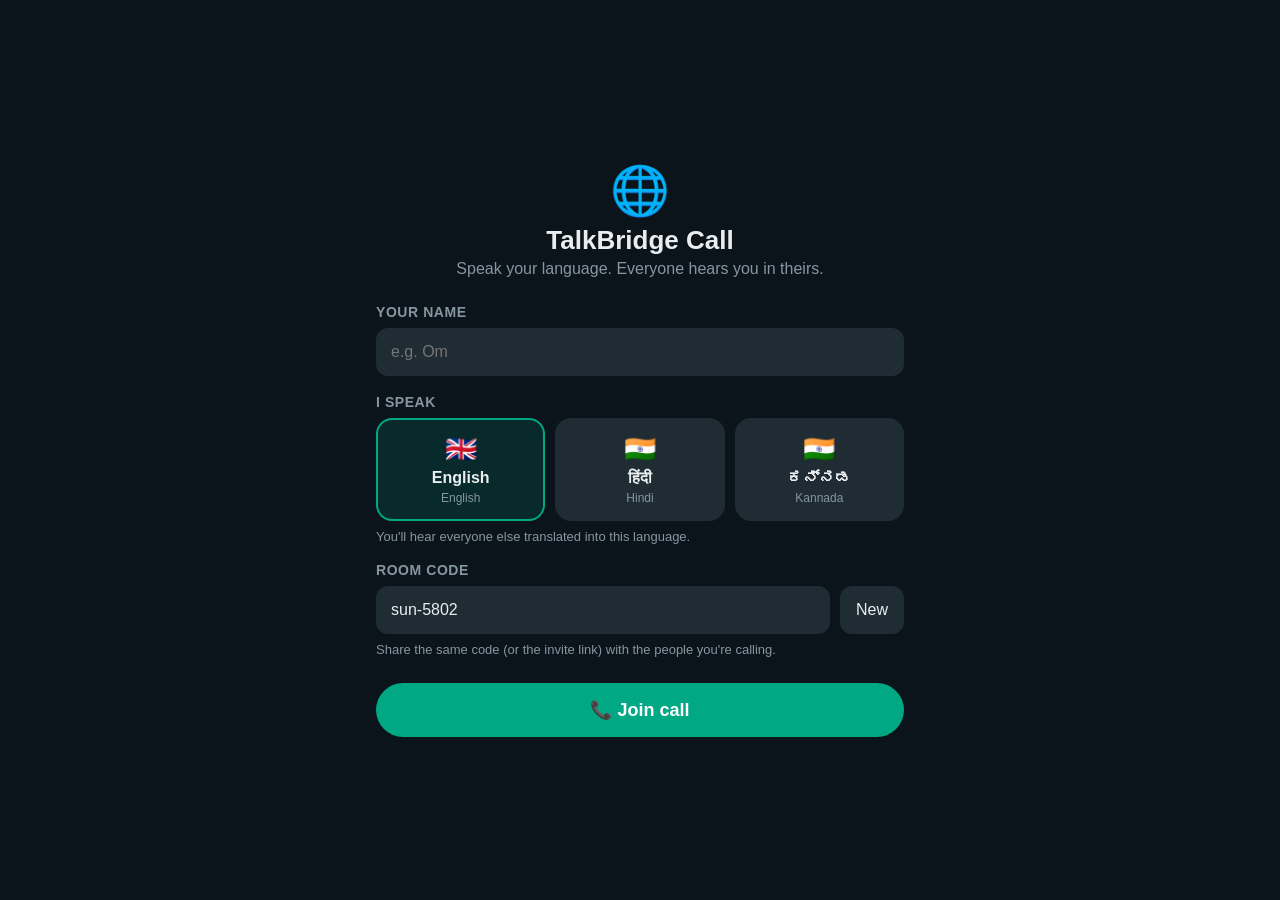
<file: frontend/call/index.html>
<!DOCTYPE html>
<html lang="en">
<head>
  <meta charset="UTF-8" />
  <meta name="viewport" content="width=device-width, initial-scale=1.0, viewport-fit=cover" />
  <meta name="theme-color" content="#0b141a" />
  <title>TalkBridge Call</title>
  <link rel="icon" href="/icon.svg" />
  <link rel="stylesheet" href="call.css?v=1" />
</head>
<body>
  <!-- ───── Join screen ───── -->
  <main id="joinScreen" class="screen join">
    <div class="brand">
      <div class="brand-logo">🌐</div>
      <h1>TalkBridge Call</h1>
      <p class="tagline">Speak your language. Everyone hears you in theirs.</p>
    </div>

    <label class="field">
      <span>Your name</span>
      <input id="nameInput" type="text" maxlength="24" placeholder="e.g. Om" autocomplete="nickname" />
    </label>

    <div class="field">
      <span>I speak</span>
      <div class="lang-picker" id="langPicker" role="radiogroup" aria-label="Your language"></div>
      <small class="hint">You'll hear everyone else translated into this language.</small>
    </div>

    <label class="field">
      <span>Room code</span>
      <div class="room-row">
        <input id="roomInput" type="text" maxlength="40" autocomplete="off" autocapitalize="none" spellcheck="false" />
        <button id="newRoomBtn" class="ghost-btn" type="button">New</button>
      </div>
      <small class="hint">Share the same code (or the invite link) with the people you're calling.</small>
    </label>

    <button id="joinBtn" class="join-btn" type="button">📞 Join call</button>
    <p id="joinError" class="error" hidden></p>
  </main>

  <!-- ───── Call screen ───── -->
  <main id="callScreen" class="screen call" hidden>
    <header class="call-header">
      <div>
        <div class="room-name" id="roomLabel"></div>
        <div class="call-meta"><span id="callTimer">00:00</span> · <span id="peopleCount">1 person</span> · <span id="connState" class="conn">connecting…</span></div>
      </div>
      <button id="shareBtn" class="icon-btn" type="button" title="Invite">🔗 Invite</button>
    </header>

    <section class="tiles" id="tiles" aria-label="People in the call"></section>

    <section class="caption" id="caption" aria-live="polite">
      <div class="caption-who" id="captionWho">Waiting for someone to speak…</div>
      <div class="caption-main" id="captionMain"></div>
      <div class="caption-sub" id="captionSub"></div>
    </section>

    <section class="history" id="history" aria-label="Conversation"></section>

    <div class="status" id="statusLine">🎙️ Listening…</div>

    <nav class="controls">
      <button id="muteBtn" class="ctrl" type="button"><span class="ctrl-icon">🎙️</span><span class="ctrl-label">Mute</span></button>
      <button id="speakerBtn" class="ctrl" type="button"><span class="ctrl-icon">🔊</span><span class="ctrl-label">Voice on</span></button>
      <label class="ctrl lang-ctrl"><span class="ctrl-icon">🌐</span>
        <select id="callLangSelect" aria-label="My language"></select>
      </label>
      <button id="leaveBtn" class="ctrl leave" type="button"><span class="ctrl-icon">📵</span><span class="ctrl-label">Leave</span></button>
    </nav>

    <!-- Single element for all translated voice: unlocked by the Join tap so
         phones allow it to play later without another tap. -->
    <audio id="voice" playsinline></audio>
  </main>

  <script src="call.js?v=2"></script>
</body>
</html>
</file>
<file: frontend/call/call.css>
:root {
  --bg: #0b141a;
  --panel: #111b21;
  --panel-2: #1f2c33;
  --text: #e9edef;
  --muted: #8696a0;
  --accent: #00a884;
  --accent-2: #25d366;
  --danger: #f15c6d;
  --radius: 16px;
}

* { box-sizing: border-box; }

html, body {
  margin: 0;
  height: 100%;
  background: var(--bg);
  color: var(--text);
  font-family: -apple-system, BlinkMacSystemFont, "Segoe UI", Roboto, "Noto Sans", "Noto Sans Devanagari", "Noto Sans Kannada", sans-serif;
  -webkit-tap-highlight-color: transparent;
}

[hidden] { display: none !important; }

.screen {
  max-width: 560px;
  margin: 0 auto;
  min-height: 100%;
  padding: max(16px, env(safe-area-inset-top)) 16px max(16px, env(safe-area-inset-bottom));
}

/* ───── Join screen ───── */
.join { display: flex; flex-direction: column; gap: 18px; justify-content: center; }

.brand { text-align: center; margin-bottom: 8px; }
.brand-logo { font-size: 48px; }
.brand h1 { margin: 6px 0 4px; font-size: 26px; }
.tagline { margin: 0; color: var(--muted); }

.field { display: flex; flex-direction: column; gap: 8px; }
.field > span { font-weight: 600; font-size: 14px; color: var(--muted); text-transform: uppercase; letter-spacing: 0.04em; }
.hint { color: var(--muted); font-size: 13px; }

input, select {
  font: inherit;
  color: var(--text);
  background: var(--panel-2);
  border: 1px solid transparent;
  border-radius: 12px;
  padding: 14px;
  width: 100%;
  outline: none;
}
input:focus, select:focus { border-color: var(--accent); }

.lang-picker { display: grid; grid-template-columns: repeat(3, 1fr); gap: 10px; }
.lang-option {
  background: var(--panel-2);
  border: 2px solid transparent;
  border-radius: var(--radius);
  color: var(--text);
  padding: 14px 6px;
  font: inherit;
  cursor: pointer;
  display: flex; flex-direction: column; align-items: center; gap: 4px;
}
.lang-option .flag { font-size: 26px; }
.lang-option .native { font-weight: 700; }
.lang-option .english { font-size: 12px; color: var(--muted); }
.lang-option[aria-checked="true"] { border-color: var(--accent); background: rgba(0, 168, 132, 0.15); }

.room-row { display: flex; gap: 10px; }
.room-row input { flex: 1; }

.ghost-btn, .icon-btn {
  background: var(--panel-2);
  color: var(--text);
  border: 0;
  border-radius: 12px;
  padding: 0 16px;
  font: inherit;
  cursor: pointer;
}
.icon-btn { padding: 10px 14px; }

.join-btn {
  background: var(--accent);
  color: #fff;
  border: 0;
  border-radius: 999px;
  padding: 16px;
  font: inherit;
  font-size: 18px;
  font-weight: 700;
  cursor: pointer;
  margin-top: 8px;
}
.join-btn:active { transform: scale(0.98); }
.error { color: var(--danger); text-align: center; margin: 0; }

/* ───── Call screen ───── */
.call { display: flex; flex-direction: column; gap: 12px; height: 100dvh; }

.call-header { display: flex; justify-content: space-between; align-items: center; gap: 12px; }
.room-name { font-size: 20px; font-weight: 700; word-break: break-all; }
.call-meta { color: var(--muted); font-size: 13px; }
.conn.ok { color: var(--accent-2); }
.conn.bad { color: var(--danger); }

.tiles { display: flex; gap: 10px; overflow-x: auto; padding-bottom: 4px; }
.tile {
  flex: 0 0 auto;
  min-width: 96px;
  background: var(--panel);
  border-radius: var(--radius);
  padding: 12px 10px;
  text-align: center;
  border: 2px solid transparent;
  transition: border-color 0.2s;
}
.tile.speaking { border-color: var(--accent-2); }
.avatar {
  width: 52px; height: 52px; border-radius: 50%;
  margin: 0 auto 6px;
  display: grid; place-items: center;
  font-size: 20px; font-weight: 700;
  background: #2a3942;
}
.tile.speaking .avatar { box-shadow: 0 0 0 4px rgba(37, 211, 102, 0.35); }
.tile-name { font-weight: 600; font-size: 14px; max-width: 110px; overflow: hidden; text-overflow: ellipsis; white-space: nowrap; }
.tile-lang { color: var(--muted); font-size: 12px; }
.tile.muted .tile-name::after { content: " 🔇"; }

.caption {
  background: var(--panel);
  border-radius: var(--radius);
  padding: 16px;
  min-height: 132px;
}
.caption-who { color: var(--muted); font-size: 13px; margin-bottom: 6px; }
.caption-main { font-size: 24px; line-height: 1.35; font-weight: 600; }
.caption-sub { color: var(--muted); font-size: 15px; margin-top: 8px; }
.caption.live .caption-main { opacity: 0.85; }

.history {
  flex: 1;
  overflow-y: auto;
  display: flex;
  flex-direction: column;
  gap: 8px;
  padding: 4px 2px;
}
.msg {
  max-width: 85%;
  background: var(--panel-2);
  border-radius: 12px;
  padding: 8px 12px;
  align-self: flex-start;
}
.msg.mine { align-self: flex-end; background: #005c4b; }
.msg-who { font-size: 12px; color: var(--accent-2); margin-bottom: 2px; }
.msg.mine .msg-who { color: #a5d6c9; }
.msg-text { font-size: 16px; }
.msg-orig { font-size: 13px; color: var(--muted); margin-top: 4px; }
.msg.mine .msg-orig { color: #a5d6c9; }
.msg-replay { background: none; border: 0; color: var(--accent-2); font: inherit; font-size: 13px; padding: 4px 0 0; cursor: pointer; }

.status { text-align: center; color: var(--muted); font-size: 14px; min-height: 20px; }
.status.warn { color: var(--danger); }

.controls {
  display: grid;
  grid-template-columns: repeat(4, 1fr);
  gap: 10px;
  padding-top: 4px;
}
.ctrl {
  background: var(--panel-2);
  color: var(--text);
  border: 0;
  border-radius: var(--radius);
  padding: 10px 4px;
  font: inherit;
  display: flex; flex-direction: column; align-items: center; gap: 4px;
  cursor: pointer;
}
.ctrl-icon { font-size: 22px; }
.ctrl-label { font-size: 12px; }
.ctrl.active { background: #fff; color: #111; }
.ctrl.leave { background: var(--danger); color: #fff; }
.lang-ctrl select {
  padding: 2px 4px;
  font-size: 12px;
  text-align: center;
  background: transparent;
  border: 0;
}
</file>
